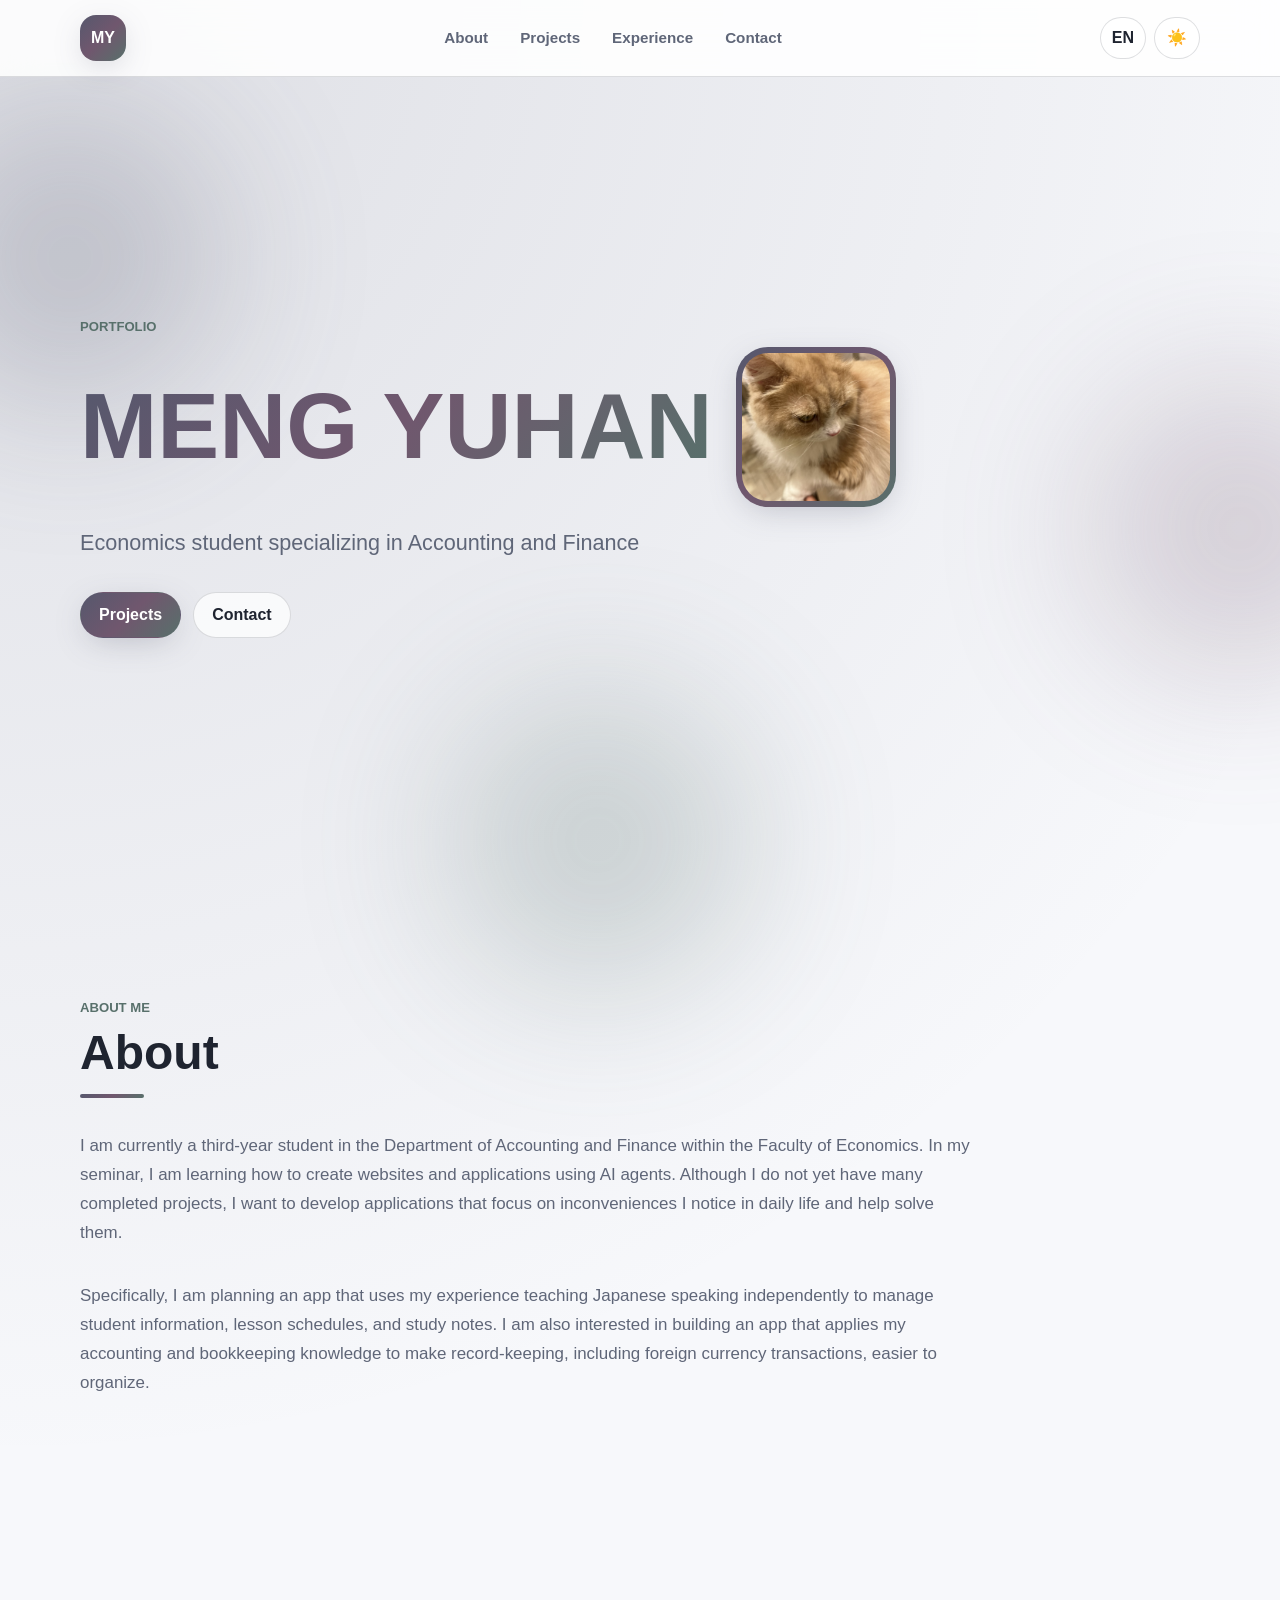
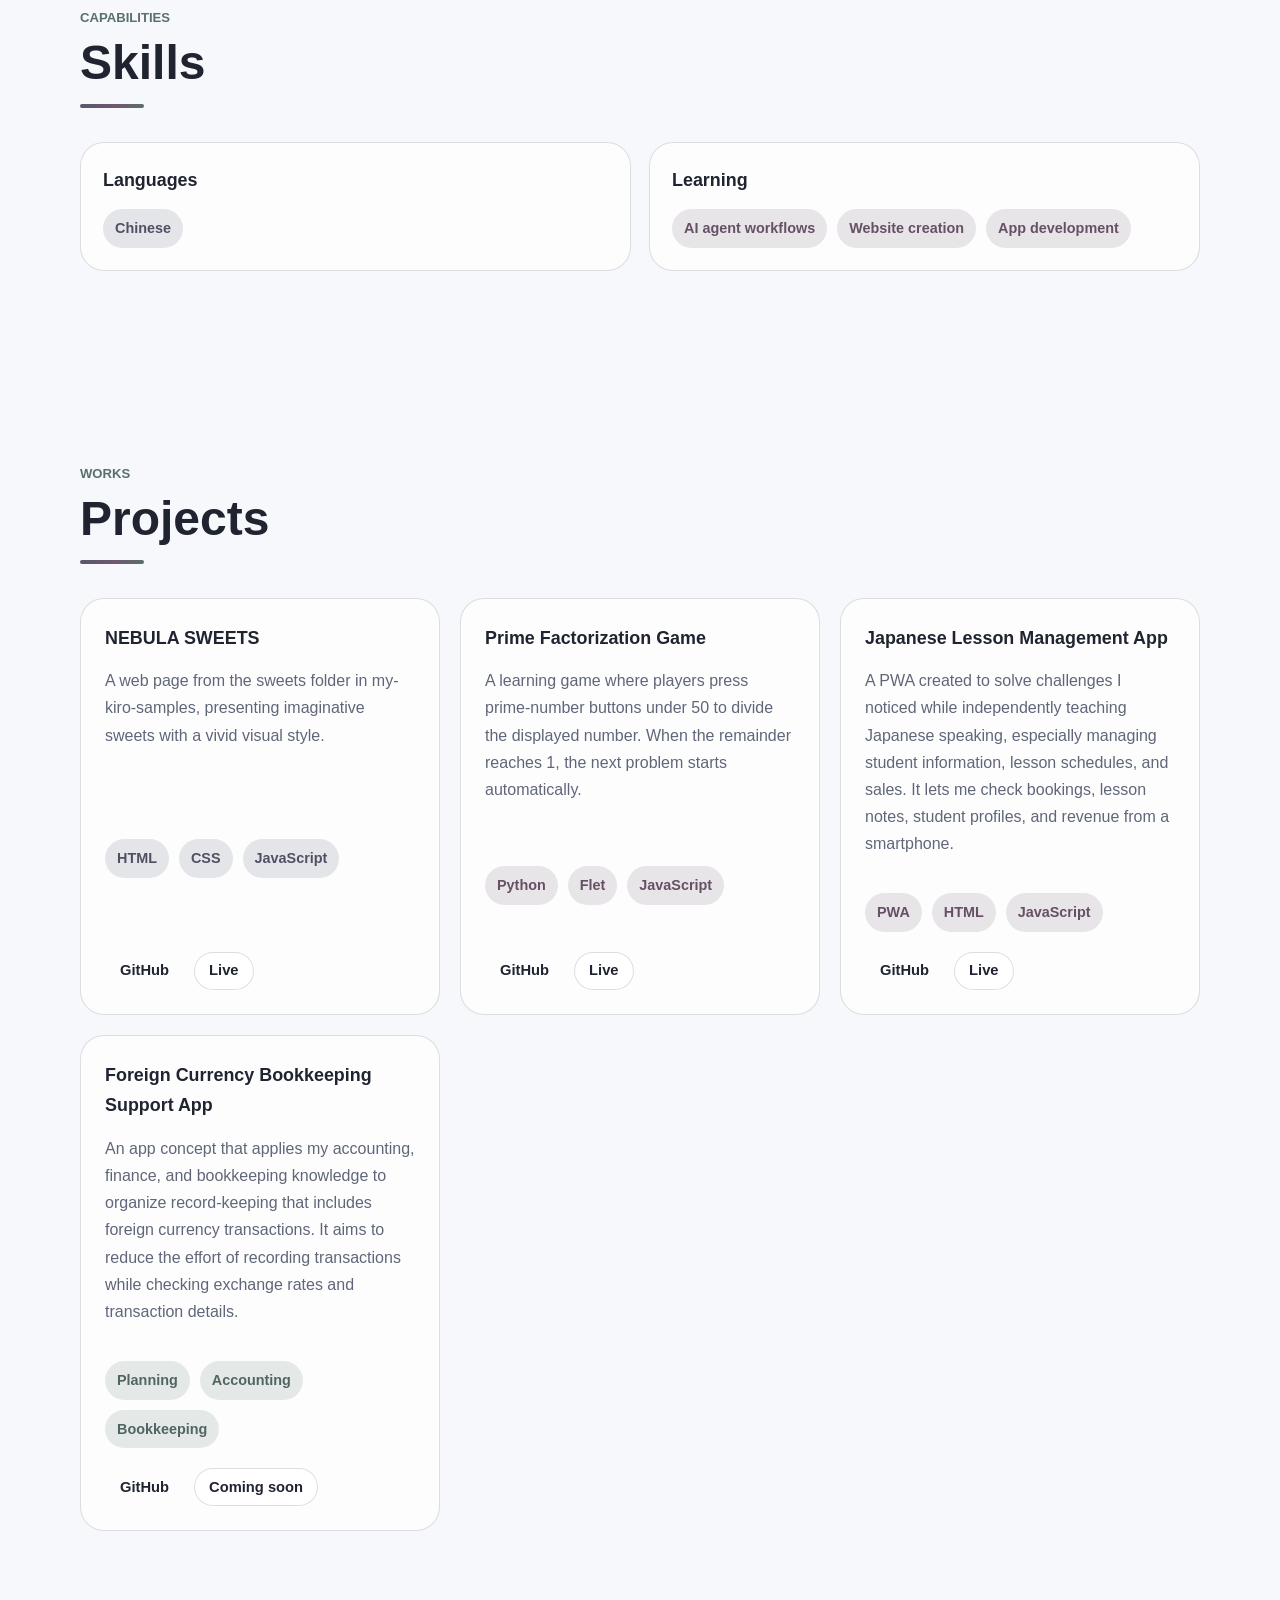
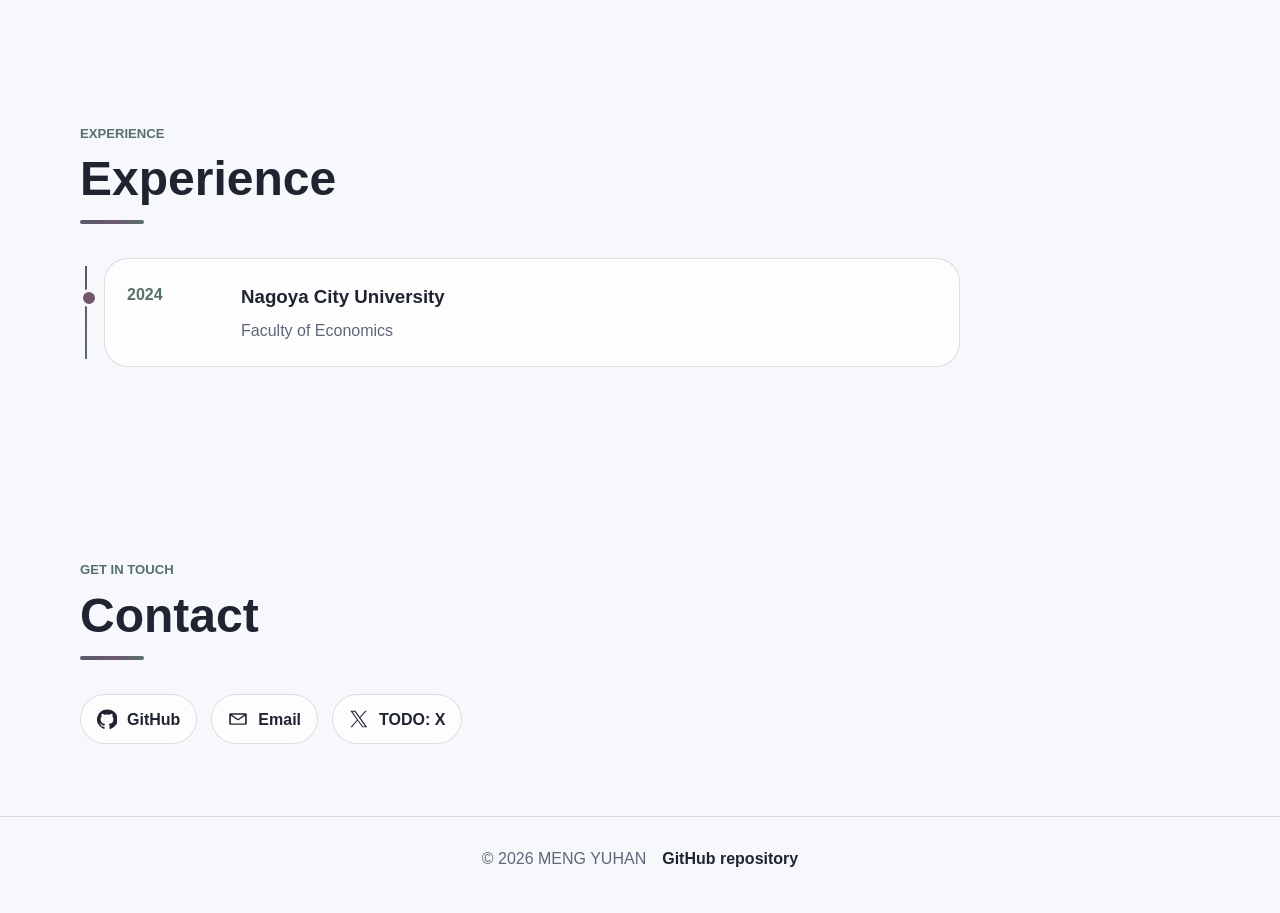
<file: index.html>
<!doctype html>
<html lang="ja" data-theme="dark">
<head>
  <meta charset="utf-8">
  <meta name="viewport" content="width=device-width, initial-scale=1">
  <title>MENG YUHAN — Portfolio</title>
  <meta name="description" content="MENG YUHANのポートフォリオ。経済学部で会計ファイナンスを学び、AIエージェントを用いたWeb・アプリ制作に取り組んでいます。">
  <meta property="og:title" content="MENG YUHAN — Portfolio">
  <meta property="og:description" content="Economics student specializing in Accounting and Finance.">
  <meta property="og:image" content="profile.jpeg">
  <meta property="og:type" content="website">
  <meta property="og:url" content="https://meng-yuhan.github.io/kklab-portfolio-MY/">
  <meta name="twitter:card" content="summary_large_image">
  <link rel="icon" type="image/svg+xml" href="data:image/svg+xml,%3Csvg xmlns='http://www.w3.org/2000/svg' viewBox='0 0 64 64'%3E%3Crect width='64' height='64' rx='16' fill='%23494B60'/%3E%3Ctext x='32' y='40' text-anchor='middle' font-family='Arial,sans-serif' font-size='24' font-weight='700' fill='white'%3EMY%3C/text%3E%3C/svg%3E">
  <link rel="stylesheet" href="style.css">
</head>
<body>
  <a class="skip-link" href="#main" data-i18n-jp="メインコンテンツへスキップ" data-i18n-en="Skip to main content">メインコンテンツへスキップ</a>
  <div class="blob blob-1" aria-hidden="true"></div>
  <div class="blob blob-2" aria-hidden="true"></div>
  <div class="blob blob-3" aria-hidden="true"></div>

  <header class="site-header">
    <div class="header-inner">
      <a class="logo" href="#hero" aria-label="MENG YUHAN home">MY</a>
      <nav class="site-nav" aria-label="Primary navigation">
        <a href="#about" data-i18n-jp="About" data-i18n-en="About">About</a>
        <a href="#projects" data-i18n-jp="Projects" data-i18n-en="Projects">Projects</a>
        <a href="#experience" data-i18n-jp="Experience" data-i18n-en="Experience">Experience</a>
        <a href="#contact" data-i18n-jp="Contact" data-i18n-en="Contact">Contact</a>
      </nav>
      <div class="header-actions" aria-label="Display settings">
        <button class="toggle-button" type="button" data-lang-toggle aria-label="Switch language to English" aria-pressed="false">JP</button>
        <button class="toggle-button" type="button" data-theme-toggle aria-label="Switch to light theme" aria-pressed="true">🌙</button>
      </div>
    </div>
  </header>

  <main id="main">
    <section class="section hero-section reveal" id="hero" aria-labelledby="hero-title">
      <div class="hero-content">
        <p class="eyebrow" data-i18n-jp="Portfolio" data-i18n-en="Portfolio">Portfolio</p>
        <div class="hero-title-row">
          <h1 id="hero-title">MENG YUHAN</h1>
          <div class="hero-photo-wrap">
            <img class="hero-photo" src="profile.jpeg" width="160" height="160" alt="MENG YUHANのプロフィール画像">
          </div>
        </div>
        <p class="hero-copy" data-i18n-jp="経済学部・会計ファイナンス学科" data-i18n-en="Economics student specializing in Accounting and Finance">経済学部・会計ファイナンス学科</p>
        <div class="hero-actions">
          <a class="button button-primary" href="#projects" data-i18n-jp="Projects" data-i18n-en="Projects">Projects</a>
          <a class="button button-secondary" href="#contact" data-i18n-jp="Contact" data-i18n-en="Contact">Contact</a>
        </div>
      </div>
    </section>

    <section class="section reveal" id="about" aria-labelledby="about-title">
      <div class="section-heading">
        <p class="section-kicker" data-i18n-jp="自己紹介" data-i18n-en="About me">自己紹介</p>
        <h2 id="about-title" data-i18n-jp="About" data-i18n-en="About">About</h2>
      </div>
      <div class="about-text">
        <p data-i18n-jp="私は現在、経済学部の会計ファイナンス学科に所属している大学3年生です。ゼミでは、AIエージェントを活用したWebサイトやアプリの制作について学んでいます。まだ完成した作品は多くありませんが、日常生活の中で感じる不便さに目を向け、それを解消できるようなアプリを作りたいと考えています。" data-i18n-en="I am currently a third-year student in the Department of Accounting and Finance within the Faculty of Economics. In my seminar, I am learning how to create websites and applications using AI agents. Although I do not yet have many completed projects, I want to develop applications that focus on inconveniences I notice in daily life and help solve them.">私は現在、経済学部の会計ファイナンス学科に所属している大学3年生です。ゼミでは、AIエージェントを活用したWebサイトやアプリの制作について学んでいます。まだ完成した作品は多くありませんが、日常生活の中で感じる不便さに目を向け、それを解消できるようなアプリを作りたいと考えています。</p>
        <p data-i18n-jp="具体的には、個人で日本語スピーキングを教えている経験を活かし、生徒情報や授業予定、学習メモを管理できるアプリを構想しています。また、会計や簿記の知識を活かして、外貨取引を含む記帳作業をより分かりやすく整理できるアプリにも関心があります。" data-i18n-en="Specifically, I am planning an app that uses my experience teaching Japanese speaking independently to manage student information, lesson schedules, and study notes. I am also interested in building an app that applies my accounting and bookkeeping knowledge to make record-keeping, including foreign currency transactions, easier to organize.">具体的には、個人で日本語スピーキングを教えている経験を活かし、生徒情報や授業予定、学習メモを管理できるアプリを構想しています。また、会計や簿記の知識を活かして、外貨取引を含む記帳作業をより分かりやすく整理できるアプリにも関心があります。</p>
      </div>
    </section>

    <section class="section reveal" id="skills" aria-labelledby="skills-title">
      <div class="section-heading">
        <p class="section-kicker" data-i18n-jp="できること" data-i18n-en="Capabilities">できること</p>
        <h2 id="skills-title" data-i18n-jp="Skills" data-i18n-en="Skills">Skills</h2>
      </div>
      <div class="skills-layout">
        <div class="skill-group skill-primary">
          <h3 data-i18n-jp="言語" data-i18n-en="Languages">言語</h3>
          <ul class="badge-list" aria-label="Language skills">
            <li data-i18n-jp="中国語" data-i18n-en="Chinese">中国語</li>
          </ul>
        </div>
        <div class="skill-group skill-secondary">
          <h3 data-i18n-jp="学習中" data-i18n-en="Learning">学習中</h3>
          <ul class="badge-list" aria-label="Learning skills">
            <li data-i18n-jp="AIエージェント活用" data-i18n-en="AI agent workflows">AIエージェント活用</li>
            <li data-i18n-jp="Webサイト制作" data-i18n-en="Website creation">Webサイト制作</li>
            <li data-i18n-jp="アプリ開発" data-i18n-en="App development">アプリ開発</li>
          </ul>
        </div>
      </div>
    </section>

    <section class="section reveal" id="projects" aria-labelledby="projects-title">
      <div class="section-heading">
        <p class="section-kicker" data-i18n-jp="作品" data-i18n-en="Works">作品</p>
        <h2 id="projects-title" data-i18n-jp="Projects" data-i18n-en="Projects">Projects</h2>
      </div>
      <div class="project-grid">
        <article class="project-card card-accent-1">
          <div>
            <h3 data-i18n-jp="NEBULA SWEETS" data-i18n-en="NEBULA SWEETS">NEBULA SWEETS</h3>
            <p data-i18n-jp="my-kiro-samples の sweets フォルダで制作した、幻想的なスイーツを紹介するWebページです。" data-i18n-en="A web page from the sweets folder in my-kiro-samples, presenting imaginative sweets with a vivid visual style.">my-kiro-samples の sweets フォルダで制作した、幻想的なスイーツを紹介するWebページです。</p>
          </div>
          <ul class="tech-list" aria-label="Technology stack">
            <li>HTML</li>
            <li>CSS</li>
            <li>JavaScript</li>
          </ul>
          <div class="project-links">
            <a class="button button-small" href="https://github.com/meng-yuhan" target="_blank" rel="noopener noreferrer">GitHub</a>
            <a class="button button-small button-outline" href="https://meng-yuhan.github.io/AI-sweet-shop/" target="_blank" rel="noopener noreferrer" data-i18n-jp="Live" data-i18n-en="Live">Live</a>
          </div>
        </article>
        <article class="project-card card-accent-2">
          <div>
            <h3 data-i18n-jp="素因数分解ゲーム" data-i18n-en="Prime Factorization Game">素因数分解ゲーム</h3>
            <p data-i18n-jp="50以内の素数ボタンを押して、表示された数を割っていく学習ゲームです。残りが1になると正解になり、自動で次の問題に進みます。" data-i18n-en="A learning game where players press prime-number buttons under 50 to divide the displayed number. When the remainder reaches 1, the next problem starts automatically.">50以内の素数ボタンを押して、表示された数を割っていく学習ゲームです。残りが1になると正解になり、自動で次の問題に進みます。</p>
          </div>
          <ul class="tech-list" aria-label="Technology stack">
            <li>Python</li>
            <li>Flet</li>
            <li>JavaScript</li>
          </ul>
          <div class="project-links">
            <a class="button button-small" href="https://github.com/meng-yuhan/prime-factorization-game" target="_blank" rel="noopener noreferrer">GitHub</a>
            <a class="button button-small button-outline" href="prime-factorization-game/" target="_blank" rel="noopener noreferrer" data-i18n-jp="Live" data-i18n-en="Live">Live</a>
          </div>
        </article>
        <article class="project-card card-accent-2">
          <div>
            <h3 data-i18n-jp="Lesson Manager" data-i18n-en="Japanese Lesson Management App">日本語レッスン管理アプリ</h3>
            <p data-i18n-jp="個人で日本語スピーキングを教える中で感じた、生徒情報・授業予定・売上管理のしづらさを解消するために制作したPWAです。予約、授業メモ、生徒情報、売上をスマホから確認できるようにしました。" data-i18n-en="A PWA created to solve challenges I noticed while independently teaching Japanese speaking, especially managing student information, lesson schedules, and sales. It lets me check bookings, lesson notes, student profiles, and revenue from a smartphone.">個人で日本語スピーキングを教える中で感じた、生徒情報・授業予定・売上管理のしづらさを解消するために制作したPWAです。予約、授業メモ、生徒情報、売上をスマホから確認できるようにしました。</p>
          </div>
          <ul class="tech-list" aria-label="Technology stack">
            <li>PWA</li>
            <li>HTML</li>
            <li>JavaScript</li>
          </ul>
          <div class="project-links">
            <a class="button button-small" href="https://github.com/meng-yuhan/lesson-manager-pwa" target="_blank" rel="noopener noreferrer">GitHub</a>
            <a class="button button-small button-outline" href="https://meng-yuhan.github.io/lesson-manager-pwa/" target="_blank" rel="noopener noreferrer" data-i18n-jp="Live" data-i18n-en="Live">Live</a>
          </div>
        </article>
        <article class="project-card card-accent-3">
          <div>
            <h3 data-i18n-jp="外貨取引記帳サポートアプリ" data-i18n-en="Foreign Currency Bookkeeping Support App">外貨取引記帳サポートアプリ</h3>
            <p data-i18n-jp="会計ファイナンスや簿記の知識を活かし、外貨取引を含む記帳作業を分かりやすく整理するためのアプリ構想です。為替レートや取引内容を確認しながら、記録の手間を減らすことを目指しています。" data-i18n-en="An app concept that applies my accounting, finance, and bookkeeping knowledge to organize record-keeping that includes foreign currency transactions. It aims to reduce the effort of recording transactions while checking exchange rates and transaction details.">会計ファイナンスや簿記の知識を活かし、外貨取引を含む記帳作業を分かりやすく整理するためのアプリ構想です。為替レートや取引内容を確認しながら、記録の手間を減らすことを目指しています。</p>
          </div>
          <ul class="tech-list" aria-label="Technology stack">
            <li data-i18n-jp="企画中" data-i18n-en="Planning">企画中</li>
            <li data-i18n-jp="会計" data-i18n-en="Accounting">会計</li>
            <li data-i18n-jp="簿記" data-i18n-en="Bookkeeping">簿記</li>
          </ul>
          <div class="project-links">
            <a class="button button-small" href="https://github.com/meng-yuhan" target="_blank" rel="noopener noreferrer">GitHub</a>
            <a class="button button-small button-outline" href="#" aria-disabled="true" data-i18n-jp="準備中" data-i18n-en="Coming soon">準備中</a>
          </div>
        </article>
      </div>
    </section>

    <section class="section reveal" id="experience" aria-labelledby="experience-title">
      <div class="section-heading">
        <p class="section-kicker" data-i18n-jp="経歴・学歴" data-i18n-en="Experience">経歴・学歴</p>
        <h2 id="experience-title" data-i18n-jp="Experience" data-i18n-en="Experience">Experience</h2>
      </div>
      <div class="timeline" aria-label="Experience timeline">
        <article class="timeline-item">
          <time datetime="2024">2024</time>
          <div>
            <h3 data-i18n-jp="名古屋市立大学" data-i18n-en="Nagoya City University">名古屋市立大学</h3>
            <p data-i18n-jp="経済学部" data-i18n-en="Faculty of Economics">経済学部</p>
          </div>
        </article>
      </div>
    </section>

    <section class="section contact-section reveal" id="contact" aria-labelledby="contact-title">
      <div class="section-heading">
        <p class="section-kicker" data-i18n-jp="連絡先" data-i18n-en="Get in touch">連絡先</p>
        <h2 id="contact-title" data-i18n-jp="Contact" data-i18n-en="Contact">Contact</h2>
      </div>
      <div class="contact-links" aria-label="Contact links">
        <a href="https://github.com/meng-yuhan" target="_blank" rel="noopener noreferrer" aria-label="GitHub profile">
          <svg viewBox="0 0 24 24" aria-hidden="true"><path d="M12 .5a12 12 0 0 0-3.79 23.39c.6.11.82-.26.82-.58v-2.03c-3.34.73-4.04-1.42-4.04-1.42-.55-1.39-1.34-1.76-1.34-1.76-1.09-.75.08-.73.08-.73 1.2.08 1.84 1.24 1.84 1.24 1.07 1.83 2.81 1.3 3.49.99.11-.78.42-1.3.76-1.6-2.67-.3-5.47-1.33-5.47-5.93 0-1.31.47-2.38 1.24-3.22-.13-.3-.54-1.52.12-3.18 0 0 1.01-.32 3.3 1.23a11.42 11.42 0 0 1 6 0c2.29-1.55 3.3-1.23 3.3-1.23.66 1.66.25 2.88.12 3.18.77.84 1.24 1.91 1.24 3.22 0 4.61-2.81 5.63-5.49 5.93.43.37.81 1.1.81 2.22v3.29c0 .32.22.7.83.58A12 12 0 0 0 12 .5Z"/></svg>
          <span>GitHub</span>
        </a>
        <a href="#" aria-label="TODO: Email address">
          <svg viewBox="0 0 24 24" aria-hidden="true"><path d="M3 5h18a1.5 1.5 0 0 1 1.5 1.5v11A1.5 1.5 0 0 1 21 19H3a1.5 1.5 0 0 1-1.5-1.5v-11A1.5 1.5 0 0 1 3 5Zm.5 3.07v9.43h17V8.07l-8 5.34a1 1 0 0 1-1.1 0l-7.9-5.34Zm15.8-1.07H4.7l7.3 4.87L19.3 7Z"/></svg>
          <span>Email</span>
        </a>
        <a href="#" aria-label="TODO: X profile URL">
          <svg viewBox="0 0 24 24" aria-hidden="true"><path d="M13.7 10.62 21.24 2h-1.79l-6.54 7.48L7.68 2H1.65l7.91 11.32L1.65 22h1.79l6.91-7.9L15.87 22h6.03l-8.2-11.38Zm-2.45 2.8-.8-1.13L4.08 3.32h2.74l5.14 7.24.8 1.13 6.69 9.43H16.7l-5.45-7.7Z"/></svg>
          <span data-i18n-jp="TODO: X" data-i18n-en="TODO: X">TODO: X</span>
        </a>
      </div>
    </section>
  </main>

  <footer class="site-footer">
    <p>© 2026 MENG YUHAN</p>
    <a href="https://github.com/meng-yuhan/kklab-portfolio-MY" target="_blank" rel="noopener noreferrer" data-i18n-jp="GitHub リポジトリ" data-i18n-en="GitHub repository">GitHub リポジトリ</a>
  </footer>

  <script src="script.js"></script>
</body>
</html>
</file>
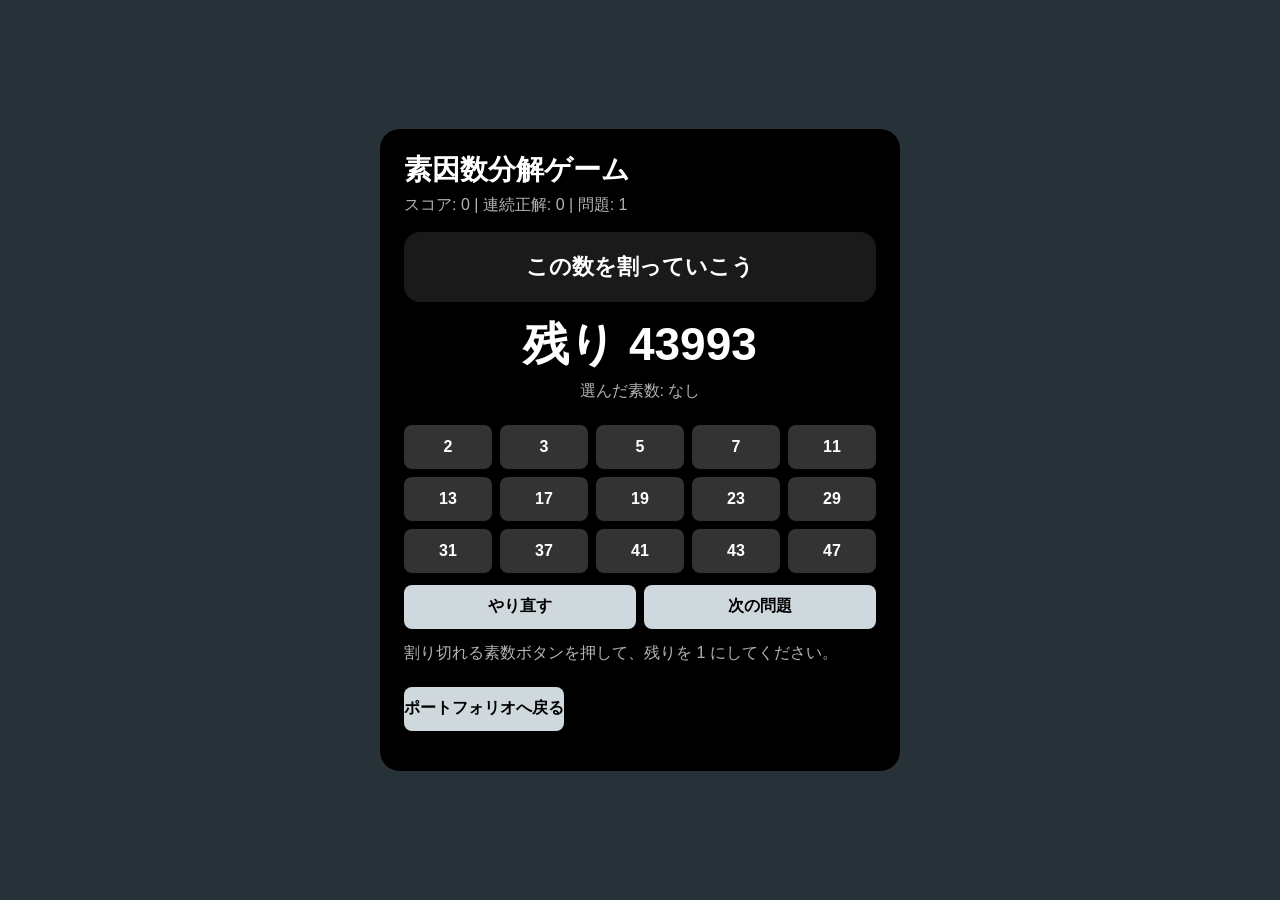
<file: prime-factorization-game/index.html>
<!doctype html>
<html lang="ja">
<head>
  <meta charset="utf-8">
  <meta name="viewport" content="width=device-width, initial-scale=1">
  <title>素因数分解ゲーム</title>
  <style>
    * {
      box-sizing: border-box;
    }

    body {
      min-height: 100vh;
      margin: 0;
      display: grid;
      place-items: center;
      background: #263238;
      color: #fff;
      font-family: -apple-system, BlinkMacSystemFont, "Segoe UI", "Hiragino Sans", "Noto Sans JP", sans-serif;
    }

    main {
      width: min(520px, calc(100vw - 24px));
      padding: 24px;
      border-radius: 20px;
      background: #000;
    }

    h1 {
      margin: 0 0 8px;
      font-size: 28px;
      line-height: 1.2;
    }

    .score {
      margin: 0 0 16px;
      color: rgba(255, 255, 255, 0.7);
      font-size: 16px;
    }

    .problem {
      margin: 0 0 16px;
      padding: 20px;
      border-radius: 16px;
      background: #1a1a1a;
      text-align: center;
      font-size: 22px;
      font-weight: 700;
    }

    .remaining {
      margin: 0;
      text-align: center;
      font-size: 46px;
      font-weight: 800;
      line-height: 1.15;
    }

    .selected {
      min-height: 28px;
      margin: 10px 0 16px;
      color: rgba(255, 255, 255, 0.7);
      text-align: center;
      font-size: 16px;
    }

    .prime-grid {
      display: grid;
      grid-template-columns: repeat(5, 1fr);
      gap: 8px;
      margin-bottom: 12px;
    }

    button,
    .back-link {
      min-height: 44px;
      border: 0;
      border-radius: 8px;
      cursor: pointer;
      font: inherit;
      font-weight: 800;
    }

    .prime-button {
      background: #333;
      color: #fff;
    }

    .prime-button:hover,
    .prime-button:focus-visible {
      background: #444;
    }

    .actions {
      display: grid;
      grid-template-columns: 1fr 1fr;
      gap: 8px;
    }

    .secondary-button,
    .back-link {
      display: inline-grid;
      place-items: center;
      background: #cfd8dc;
      color: #000;
      text-decoration: none;
    }

    .message {
      min-height: 28px;
      margin: 14px 0 0;
      color: rgba(255, 255, 255, 0.7);
      font-size: 16px;
    }

    @media (max-width: 430px) {
      main {
        padding: 18px;
      }

      .prime-grid {
        grid-template-columns: repeat(3, 1fr);
      }

      .remaining {
        font-size: 40px;
      }
    }
  </style>
</head>
<body>
  <main>
    <h1>素因数分解ゲーム</h1>
    <p class="score" id="score">スコア: 0 | 連続正解: 0 | 問題: 0</p>
    <p class="problem">この数を割っていこう</p>
    <p class="remaining" id="remaining">残り 1</p>
    <p class="selected" id="selected">選んだ素数: なし</p>
    <div class="prime-grid" id="prime-grid" aria-label="50以内の素数ボタン"></div>
    <div class="actions">
      <button class="secondary-button" type="button" id="reset">やり直す</button>
      <button class="secondary-button" type="button" id="next">次の問題</button>
    </div>
    <p class="message" id="message">割り切れる素数ボタンを押して、残りを 1 にしてください。</p>
    <p><a class="back-link" href="../">ポートフォリオへ戻る</a></p>
  </main>

  <script>
    const primes = [2, 3, 5, 7, 11, 13, 17, 19, 23, 29, 31, 37, 41, 43, 47];
    const scoreEl = document.querySelector('#score');
    const remainingEl = document.querySelector('#remaining');
    const selectedEl = document.querySelector('#selected');
    const messageEl = document.querySelector('#message');
    const gridEl = document.querySelector('#prime-grid');
    const resetButton = document.querySelector('#reset');
    const nextButton = document.querySelector('#next');

    let score = 0;
    let streak = 0;
    let problemCount = 0;
    let number = 1;
    let remaining = 1;
    let selectedFactors = [];
    let autoNextTimer = null;

    function randomItem(items) {
      return items[Math.floor(Math.random() * items.length)];
    }

    function product(numbers) {
      return numbers.reduce((result, item) => result * item, 1);
    }

    function makeProblem() {
      const length = Math.random() < 0.7 ? 2 : 3;
      const factors = Array.from({ length }, () => randomItem(primes)).sort((a, b) => a - b);
      return product(factors);
    }

    function updateView() {
      scoreEl.textContent = `スコア: ${score} | 連続正解: ${streak} | 問題: ${problemCount}`;
      remainingEl.textContent = `残り ${remaining}`;
      selectedEl.textContent = selectedFactors.length
        ? `選んだ素数: ${selectedFactors.join(' × ')}`
        : '選んだ素数: なし';
    }

    function showMessage(text, color) {
      messageEl.textContent = text;
      messageEl.style.color = color;
    }

    function nextProblem() {
      window.clearTimeout(autoNextTimer);
      number = makeProblem();
      remaining = number;
      selectedFactors = [];
      problemCount += 1;
      showMessage('割り切れる素数ボタンを押して、残りを 1 にしてください。', 'rgba(255, 255, 255, 0.7)');
      updateView();
    }

    function resetProblem() {
      window.clearTimeout(autoNextTimer);
      remaining = number;
      selectedFactors = [];
      showMessage('最初からやり直します。', 'rgba(255, 255, 255, 0.7)');
      updateView();
    }

    function pressPrime(prime) {
      if (remaining === 1) {
        showMessage('クリア済みです。次の問題へ進んでください。', '#76ff03');
        return;
      }

      if (remaining % prime !== 0) {
        streak = 0;
        showMessage(`${remaining} は ${prime} では割り切れません。`, '#ff8a80');
        updateView();
        return;
      }

      selectedFactors.push(prime);
      remaining = remaining / prime;

      if (remaining === 1) {
        score += 10;
        streak += 1;
        updateView();
        showMessage('正解！次の問題へ進みます。', '#76ff03');
        autoNextTimer = window.setTimeout(nextProblem, 1200);
        return;
      }

      showMessage(`${prime} で割れました。次は ${remaining} を割ろう。`, 'rgba(255, 255, 255, 0.7)');
      updateView();
    }

    primes.forEach((prime) => {
      const button = document.createElement('button');
      button.className = 'prime-button';
      button.type = 'button';
      button.textContent = prime;
      button.addEventListener('click', () => pressPrime(prime));
      gridEl.append(button);
    });

    resetButton.addEventListener('click', resetProblem);
    nextButton.addEventListener('click', nextProblem);
    nextProblem();
  </script>
</body>
</html>
</file>
<file: style.css>
:root {
  color-scheme: dark;
  --bg: #0f1118;
  --bg-elev: rgba(24, 26, 36, 0.86);
  --fg: #f7f8fb;
  --muted: #b9becc;
  --border: rgba(255, 255, 255, 0.15);
  --card: rgba(255, 255, 255, 0.07);
  --accent: #494B60;
  --accent-2: #60495e;
  --accent-3: #49605b;
  --gradient-hero: linear-gradient(135deg, var(--accent), var(--accent-2) 50%, var(--accent-3));
  --shadow-glow: 0 8px 32px -8px color-mix(in srgb, var(--accent) 40%, transparent);
  --header-height: 76px;
}

[data-theme="light"] {
  color-scheme: light;
  --bg: #f7f8fb;
  --bg-elev: rgba(255, 255, 255, 0.88);
  --fg: #1f2430;
  --muted: #5f6678;
  --border: rgba(31, 36, 48, 0.15);
  --card: rgba(255, 255, 255, 0.74);
  --accent: #56586d;
  --accent-2: #70576e;
  --accent-3: #58706b;
  --gradient-hero: linear-gradient(135deg, var(--accent), var(--accent-2) 50%, var(--accent-3));
  --shadow-glow: 0 8px 32px -8px color-mix(in srgb, var(--accent) 34%, transparent);
}

* {
  box-sizing: border-box;
}

html {
  scroll-behavior: smooth;
}

body {
  min-height: 100vh;
  margin: 0;
  background: radial-gradient(circle at top left, color-mix(in srgb, var(--accent) 16%, transparent), transparent 34%), var(--bg);
  color: var(--fg);
  font-family: -apple-system, BlinkMacSystemFont, "Segoe UI", "Hiragino Sans", "Noto Sans JP", sans-serif;
  line-height: 1.7;
}

a {
  color: inherit;
  text-decoration: none;
}

img {
  display: block;
  max-width: 100%;
}

.skip-link {
  position: fixed;
  top: 12px;
  left: 12px;
  z-index: 100;
  padding: 10px 14px;
  border-radius: 9999px;
  background: var(--fg);
  color: var(--bg);
  transform: translateY(-160%);
}

.skip-link:focus {
  transform: translateY(0);
}

.blob {
  position: fixed;
  z-index: -1;
  width: 300px;
  height: 300px;
  border-radius: 9999px;
  filter: blur(80px);
  opacity: 0.25;
  pointer-events: none;
}

.blob-1 {
  top: 12%;
  left: -80px;
  background: var(--accent);
}

.blob-2 {
  top: 42%;
  right: -110px;
  background: var(--accent-2);
}

.blob-3 {
  bottom: -90px;
  left: 35%;
  background: var(--accent-3);
}

.site-header {
  position: sticky;
  top: 0;
  z-index: 50;
  border-bottom: 1px solid var(--border);
  background: var(--bg-elev);
  backdrop-filter: blur(18px);
}

.header-inner {
  display: flex;
  align-items: center;
  justify-content: space-between;
  gap: 20px;
  width: min(1120px, calc(100% - 32px));
  min-height: var(--header-height);
  margin: 0 auto;
}

.logo {
  display: inline-flex;
  align-items: center;
  justify-content: center;
  width: 46px;
  height: 46px;
  border-radius: 16px;
  background: var(--gradient-hero);
  color: #fff;
  font-weight: 800;
  letter-spacing: 0;
  box-shadow: var(--shadow-glow);
}

.site-nav {
  display: flex;
  align-items: center;
  justify-content: center;
  gap: 8px;
  color: var(--muted);
  font-size: 0.95rem;
  font-weight: 650;
}

.site-nav a,
.toggle-button,
.button,
.contact-links a {
  transition: transform 200ms ease-out, border-color 200ms ease-out, background 200ms ease-out, color 200ms ease-out, filter 200ms ease-out, box-shadow 200ms ease-out;
}

.site-nav a {
  border-radius: 9999px;
  padding: 8px 12px;
}

.site-nav a:hover {
  background: color-mix(in srgb, var(--accent) 12%, transparent);
  color: var(--fg);
}

.header-actions {
  display: flex;
  gap: 8px;
}

.toggle-button {
  min-width: 46px;
  min-height: 42px;
  border: 1px solid var(--border);
  border-radius: 9999px;
  background: var(--card);
  color: var(--fg);
  cursor: pointer;
  font: inherit;
  font-weight: 700;
}

.toggle-button:hover {
  transform: translateY(-2px);
  border-color: var(--accent);
}

.section {
  width: min(1120px, calc(100% - 32px));
  margin: 0 auto;
  padding: 96px 0;
  scroll-margin-top: calc(var(--header-height) + 24px);
}

.hero-section {
  display: flex;
  align-items: center;
  min-height: calc(100vh - var(--header-height));
  padding-top: 72px;
}

.eyebrow,
.section-kicker {
  margin: 0 0 8px;
  color: var(--accent-3);
  font-size: 0.82rem;
  font-weight: 800;
  letter-spacing: 0;
  text-transform: uppercase;
}

h1,
h2,
h3,
p {
  margin-top: 0;
}

.hero-title-row {
  display: flex;
  align-items: center;
  gap: 24px;
  margin-bottom: 18px;
}

h1 {
  margin-bottom: 0;
  background: var(--gradient-hero);
  background-clip: text;
  -webkit-background-clip: text;
  color: transparent;
  font-size: 5.8rem;
  line-height: 0.96;
  letter-spacing: 0;
}

.hero-copy {
  max-width: 680px;
  color: var(--muted);
  font-size: 1.35rem;
}

.hero-actions {
  display: flex;
  flex-wrap: wrap;
  gap: 12px;
  margin-top: 30px;
}

.button {
  display: inline-flex;
  align-items: center;
  justify-content: center;
  min-height: 46px;
  padding: 0 18px;
  border: 1px solid transparent;
  border-radius: 9999px;
  font-weight: 800;
}

.button-primary {
  background: var(--gradient-hero);
  color: #fff;
  box-shadow: var(--shadow-glow);
}

.button-primary:hover {
  filter: brightness(1.1);
  transform: translateY(-2px);
}

.button-secondary,
.button-outline {
  border-color: var(--border);
  background: var(--card);
  color: var(--fg);
}

.button-secondary:hover,
.button-outline:hover,
.button-small:hover {
  transform: translateY(-2px);
  border-color: var(--accent);
  box-shadow: var(--shadow-glow);
}

.button-small {
  min-height: 38px;
  padding: 0 14px;
  font-size: 0.92rem;
}

.hero-photo-wrap {
  flex: 0 0 auto;
  width: 160px;
  height: 160px;
  border-radius: 32px;
  padding: 6px;
  background: var(--gradient-hero);
  box-shadow: var(--shadow-glow);
}

.hero-photo {
  width: 100%;
  height: 100%;
  border-radius: 26px;
  object-fit: cover;
  background: var(--card);
}

.section-heading {
  margin-bottom: 34px;
}

.section-heading h2 {
  position: relative;
  margin-bottom: 0;
  font-size: 3rem;
  line-height: 1.1;
  letter-spacing: 0;
}

.section-heading h2::after {
  display: block;
  width: 64px;
  height: 4px;
  margin-top: 14px;
  border-radius: 9999px;
  background: var(--gradient-hero);
  content: "";
}

.about-text {
  display: grid;
  gap: 18px;
  max-width: 900px;
  color: var(--muted);
  font-size: 1.06rem;
}

.skills-layout {
  display: grid;
  grid-template-columns: repeat(2, minmax(0, 1fr));
  gap: 18px;
}

.skill-group,
.project-card {
  border: 1px solid var(--border);
  border-radius: 24px;
  background: var(--card);
}

.skill-group {
  padding: 22px;
}

.skill-group h3,
.project-card h3 {
  margin-bottom: 14px;
  font-size: 1.12rem;
}

.badge-list,
.tech-list {
  display: flex;
  flex-wrap: wrap;
  gap: 10px;
  padding: 0;
  margin: 0;
  list-style: none;
}

.badge-list li,
.tech-list li {
  border-radius: 9999px;
  padding: 7px 12px;
  font-size: 0.9rem;
  font-weight: 750;
}

.skill-primary li,
.card-accent-1 .tech-list li {
  background: color-mix(in srgb, var(--accent) 15%, transparent);
  color: color-mix(in srgb, var(--accent) 86%, var(--fg));
}

.skill-secondary li,
.card-accent-2 .tech-list li {
  background: color-mix(in srgb, var(--accent-2) 15%, transparent);
  color: color-mix(in srgb, var(--accent-2) 86%, var(--fg));
}

.skill-tertiary li,
.card-accent-3 .tech-list li {
  background: color-mix(in srgb, var(--accent-3) 15%, transparent);
  color: color-mix(in srgb, var(--accent-3) 86%, var(--fg));
}

.project-grid {
  display: grid;
  grid-template-columns: repeat(auto-fit, minmax(280px, 1fr));
  gap: 20px;
}

.project-card {
  display: flex;
  min-height: 320px;
  flex-direction: column;
  justify-content: space-between;
  gap: 20px;
  padding: 24px;
}

.project-card:hover {
  transform: translateY(-4px);
  border-color: var(--accent);
  box-shadow: var(--shadow-glow);
}

.project-card p {
  color: var(--muted);
}

.project-links {
  display: flex;
  flex-wrap: wrap;
  gap: 10px;
}

.timeline {
  position: relative;
  display: grid;
  gap: 24px;
  max-width: 880px;
  padding-left: 24px;
}

.timeline::before {
  position: absolute;
  top: 8px;
  bottom: 8px;
  left: 5px;
  width: 2px;
  background: var(--gradient-hero);
  content: "";
}

.timeline-item {
  position: relative;
  display: grid;
  grid-template-columns: 96px minmax(0, 1fr);
  gap: 18px;
  padding: 22px;
  border: 1px solid var(--border);
  border-radius: 24px;
  background: var(--card);
}

.timeline-item::before {
  position: absolute;
  top: 30px;
  left: -25px;
  width: 12px;
  height: 12px;
  border: 3px solid var(--bg);
  border-radius: 9999px;
  background: var(--accent-2);
  content: "";
}

.timeline-item time {
  color: var(--accent-3);
  font-weight: 850;
}

.timeline-item h3 {
  margin-bottom: 4px;
}

.timeline-item p {
  margin-bottom: 0;
  color: var(--muted);
}

.contact-section {
  padding-bottom: 72px;
}

.contact-links {
  display: flex;
  flex-wrap: wrap;
  gap: 14px;
}

.contact-links a {
  display: inline-flex;
  align-items: center;
  gap: 10px;
  min-height: 50px;
  padding: 0 16px;
  border: 1px solid var(--border);
  border-radius: 9999px;
  background: var(--card);
  font-weight: 800;
}

.contact-links a:hover {
  transform: translateY(-2px);
  border-color: var(--accent);
  box-shadow: var(--shadow-glow);
}

.contact-links svg {
  width: 20px;
  height: 20px;
  fill: currentColor;
}

.site-footer {
  display: flex;
  align-items: center;
  justify-content: center;
  gap: 16px;
  padding: 28px 16px 40px;
  border-top: 1px solid var(--border);
  color: var(--muted);
}

.site-footer p {
  margin: 0;
}

.site-footer a {
  color: var(--fg);
  font-weight: 750;
}

:focus-visible {
  outline: 2px solid var(--accent-2);
  outline-offset: 3px;
}

.reveal {
  opacity: 1;
  transform: none;
}

.js-enabled .reveal {
  opacity: 0;
  transform: translateY(16px);
  transition: opacity 200ms ease-out, transform 200ms ease-out;
}

.js-enabled .reveal.is-visible {
  opacity: 1;
  transform: translateY(0);
}

@media (max-width: 768px) {
  :root {
    --header-height: 112px;
  }

  .header-inner {
    align-items: flex-start;
    flex-wrap: wrap;
    gap: 10px;
    padding: 12px 0;
  }

  .site-nav {
    order: 3;
    width: 100%;
    justify-content: flex-start;
    overflow-x: auto;
    padding-bottom: 4px;
  }

  .site-nav a {
    white-space: nowrap;
  }

  .hero-section {
    min-height: auto;
    padding-top: 56px;
  }

  .hero-title-row {
    align-items: flex-start;
    flex-direction: column;
    gap: 18px;
  }

  .hero-photo-wrap {
    width: 132px;
    height: 132px;
  }

  h1 {
    font-size: 3.4rem;
  }

  .hero-copy {
    font-size: 1.08rem;
  }

  .section {
    padding: 72px 0;
  }

  .skills-layout {
    grid-template-columns: 1fr;
  }

  .timeline-item {
    grid-template-columns: 1fr;
    gap: 6px;
  }

  .site-footer {
    flex-direction: column;
    text-align: center;
  }
}

@media (prefers-reduced-motion: reduce) {
  html {
    scroll-behavior: auto;
  }

  *,
  *::before,
  *::after {
    transition: none !important;
    animation: none !important;
  }

  .blob {
    display: none;
  }

  .reveal {
    opacity: 1;
    transform: none;
  }

  .project-card:hover,
  .contact-links a:hover,
  .button-primary:hover,
  .toggle-button:hover {
    transform: none;
  }
}
</file>
